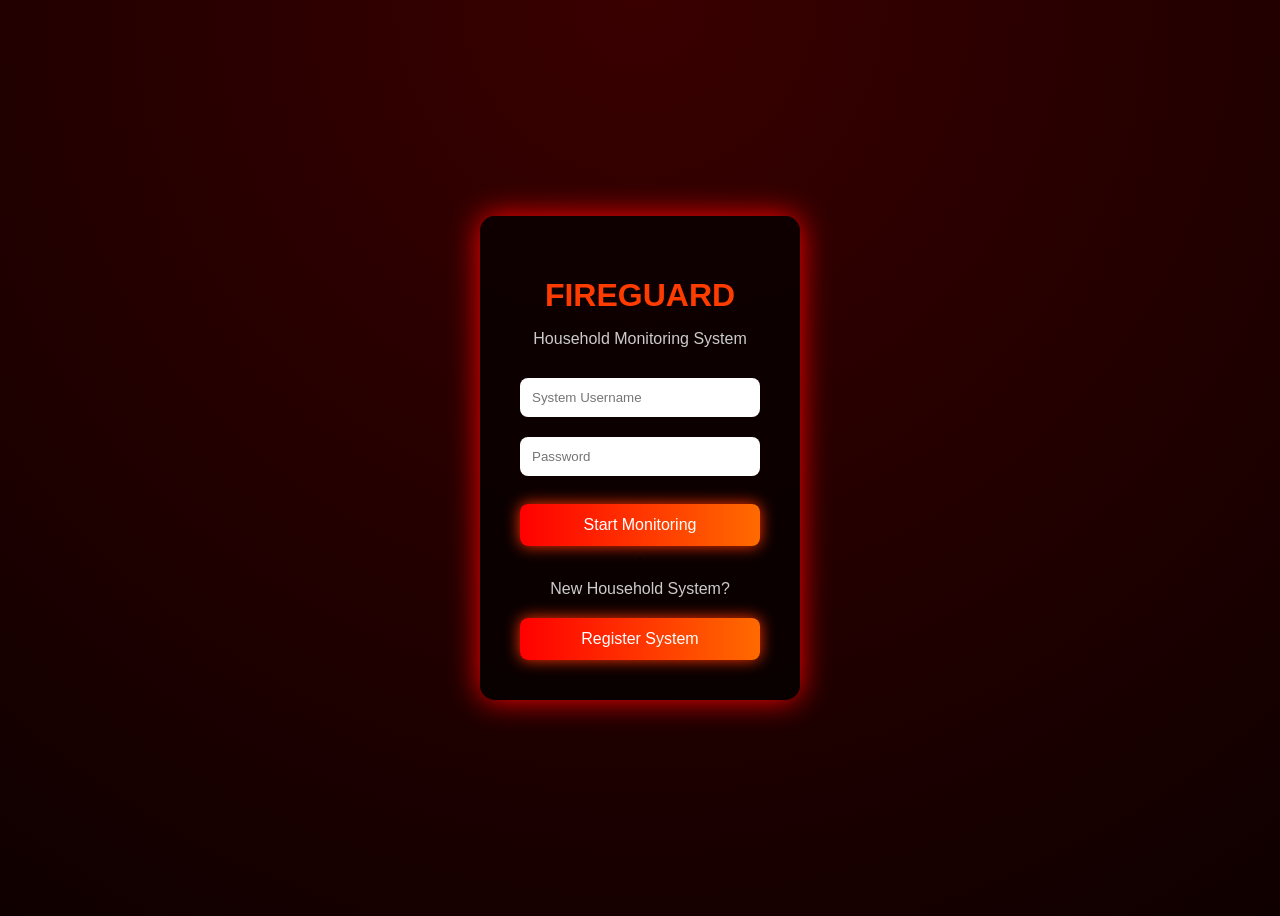
<file: index.html>
<!DOCTYPE html>
<html lang="en">
<head>
    <meta charset="UTF-8">
    <title>FIREGUARD Monitoring</title>
    <link rel="stylesheet" href="style.css">
</head>
<body class="login-body">

    <div class="login-container">
        <h1>FIREGUARD</h1>
        <p class="subtitle">Household Monitoring System</p>

     <input type="text" id="username" placeholder="System Username">
<input type="password" id="password" placeholder="Password">

<p id="error" style="color:red; display:none; margin-top:10px;">
    ❌ Invalid username or password.

</p>
        .

        <button onclick="login()">Start Monitoring</button>

        .
         <p class="subtitle">New Household System?</p>
    
        <button onclick="Register()">Register System

        </button>
    </div>

    <script>
function login() {

    // USERS with PASSWORD + DASHBOARD PAGE
    const users = {
        "admin": {
            password: "jem",
            dashboard: "dashboard.html"
        },
        "admin2": {
            password: "jra",
            dashboard: "jradashboard.html"
        },
        "admin3": {
            password: "jay",
            dashboard: "jaydashboard.html"
        },
        "admin4": {
            password: "bry",
            dashboard: "brydashboard.html"
        }
}

    const username = document.getElementById("username").value;
    const password = document.getElementById("password").value;
    const errorMsg = document.getElementById("error");

    // Check if user exists
    if (users[username] && users[username].password === password) {
        // Redirect to that user's dashboard
        window.location.href = users[username].dashboard
    } else {
        errorMsg.style.display = "block"
    }
}
        
        function Register() {
            // Simple redirect (no backend yet)
            window.location.href = "register.html";
        }
    </script>




</body>
</html>
</file>
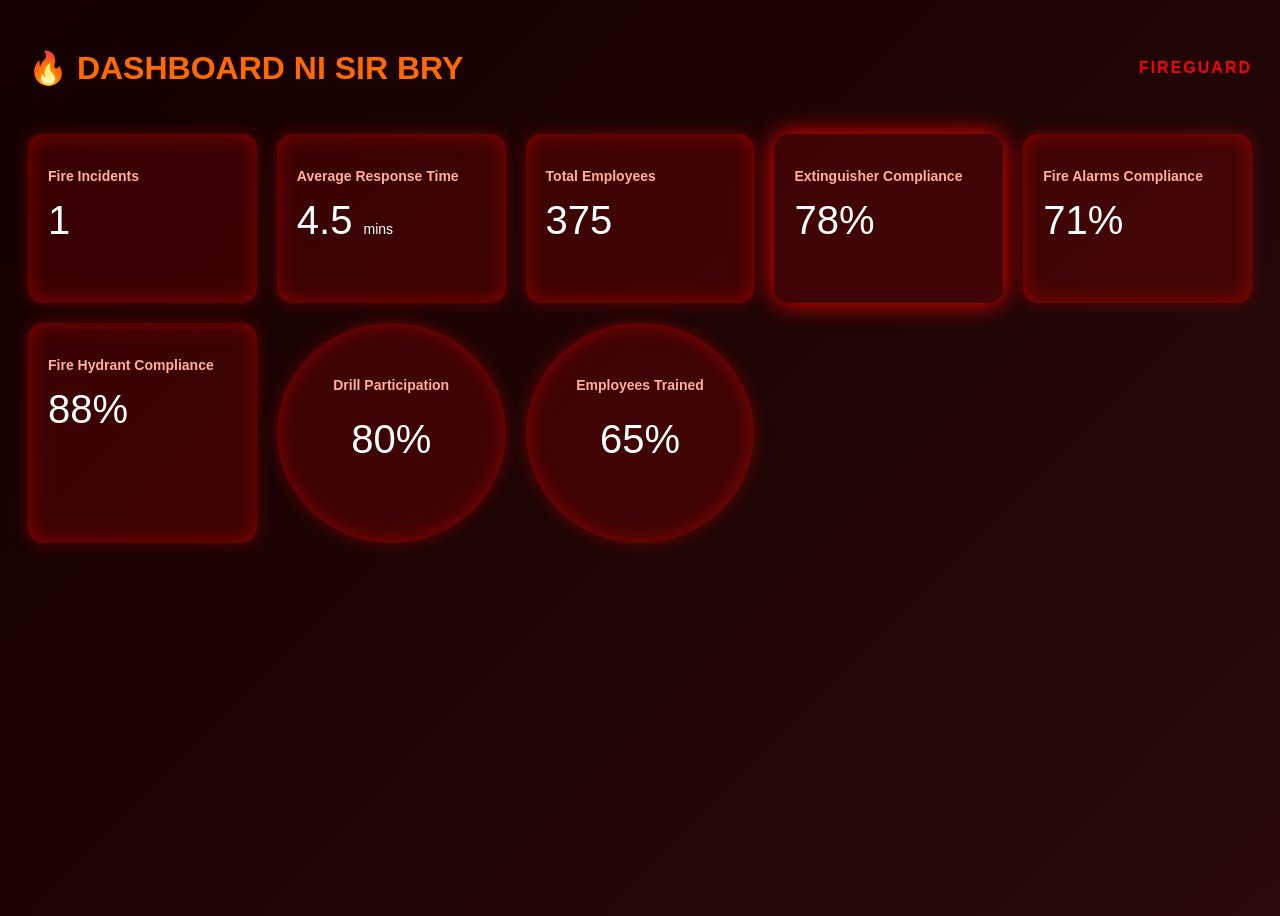
<file: brydashboard.html>
<!DOCTYPE html>
<html lang="en">
<head>
    <meta charset="UTF-8">
    <title>FIREGUARD Dashboard</title>
    <link rel="stylesheet" href="style.css">
</head>
<body class="dashboard-body">

    <header class="dashboard-header">
        <h1>🔥 DASHBOARD NI SIR BRY</h1>
        <span class="logo">FIREGUARD</span>
    </header>

    <section class="dashboard-grid">

        <div class="card">
            <h3>Fire Incidents</h3>
            <p class="big-number">1</p>
        </div>

        <div class="card">
            <h3>Average Response Time</h3>
            <p class="big-number">4.5 <span>mins</span></p>
        </div>

        <div class="card">
            <h3>Total Employees</h3>
            <p class="big-number">375</p>
        </div>

        <div class="card neon">
            <h3>Extinguisher Compliance</h3>
            <p class="big-number">78%</p>
        </div>

        <div class="card">
            <h3>Fire Alarms Compliance</h3>
            <p class="big-number">71%</p>
        </div>

        <div class="card">
            <h3>Fire Hydrant Compliance</h3>
            <p class="big-number">88%</p>
        </div>

        <div class="card circle">
            <h3>Drill Participation</h3>
            <p class="big-number">80%</p>
        </div>

        <div class="card circle">
            <h3>Employees Trained</h3>
            <p class="big-number">65%</p>
        </div>

    </section>

</body>
</html>
</file>
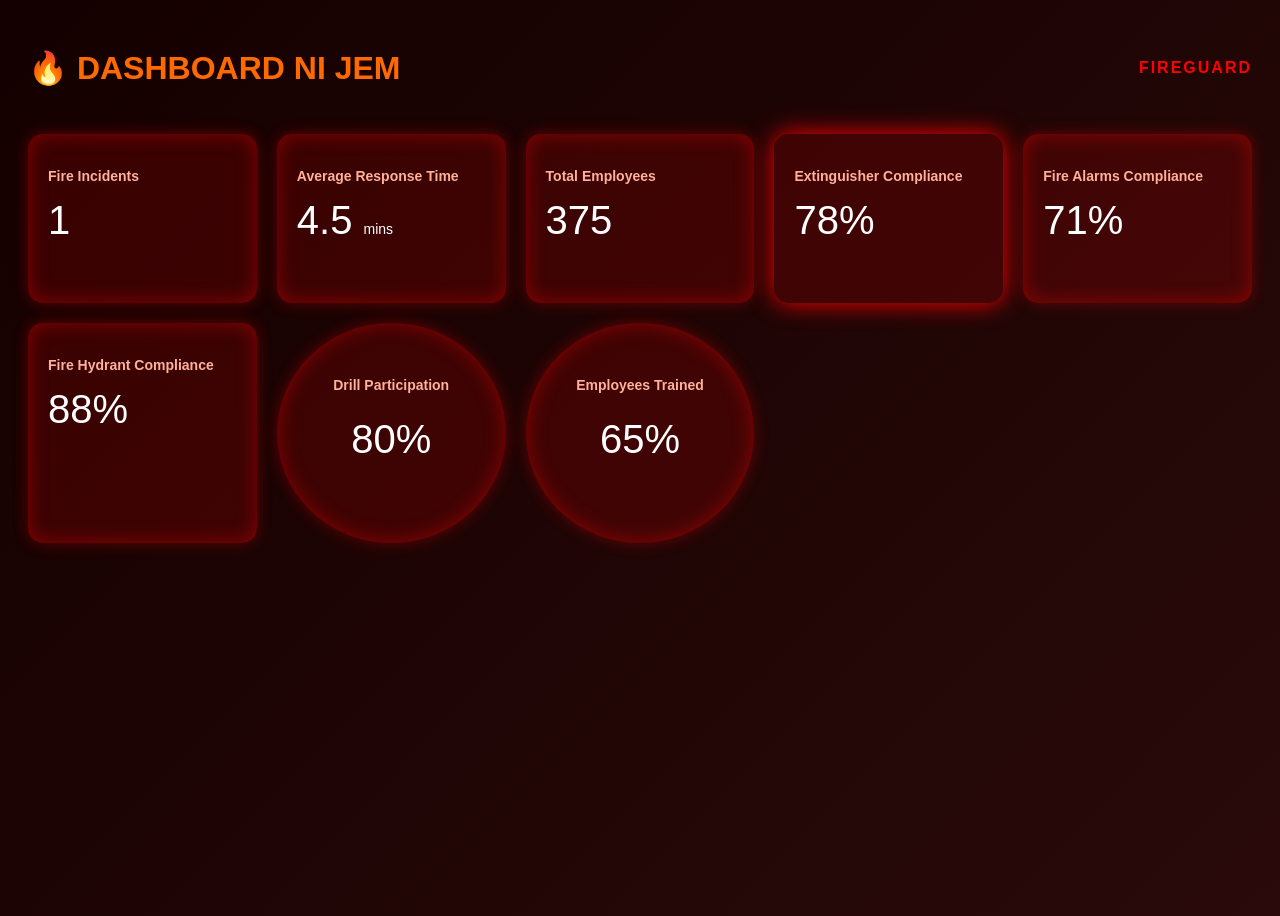
<file: dashboard.html>
<!DOCTYPE html>
<html lang="en">
<head>
    <meta charset="UTF-8">
    <title>FIREGUARD Dashboard</title>
    <link rel="stylesheet" href="style.css">
</head>
<body class="dashboard-body">

    <header class="dashboard-header">
        <h1>🔥 DASHBOARD NI JEM</h1>
        <span class="logo">FIREGUARD</span>
    </header>

    <section class="dashboard-grid">

        <div class="card">
            <h3>Fire Incidents</h3>
            <p class="big-number">1</p>
        </div>

        <div class="card">
            <h3>Average Response Time</h3>
            <p class="big-number">4.5 <span>mins</span></p>
        </div>

        <div class="card">
            <h3>Total Employees</h3>
            <p class="big-number">375</p>
        </div>

        <div class="card neon">
            <h3>Extinguisher Compliance</h3>
            <p class="big-number">78%</p>
        </div>

        <div class="card">
            <h3>Fire Alarms Compliance</h3>
            <p class="big-number">71%</p>
        </div>

        <div class="card">
            <h3>Fire Hydrant Compliance</h3>
            <p class="big-number">88%</p>
        </div>

        <div class="card circle">
            <h3>Drill Participation</h3>
            <p class="big-number">80%</p>
        </div>

        <div class="card circle">
            <h3>Employees Trained</h3>
            <p class="big-number">65%</p>
        </div>

    </section>

</body>
</html>
</file>
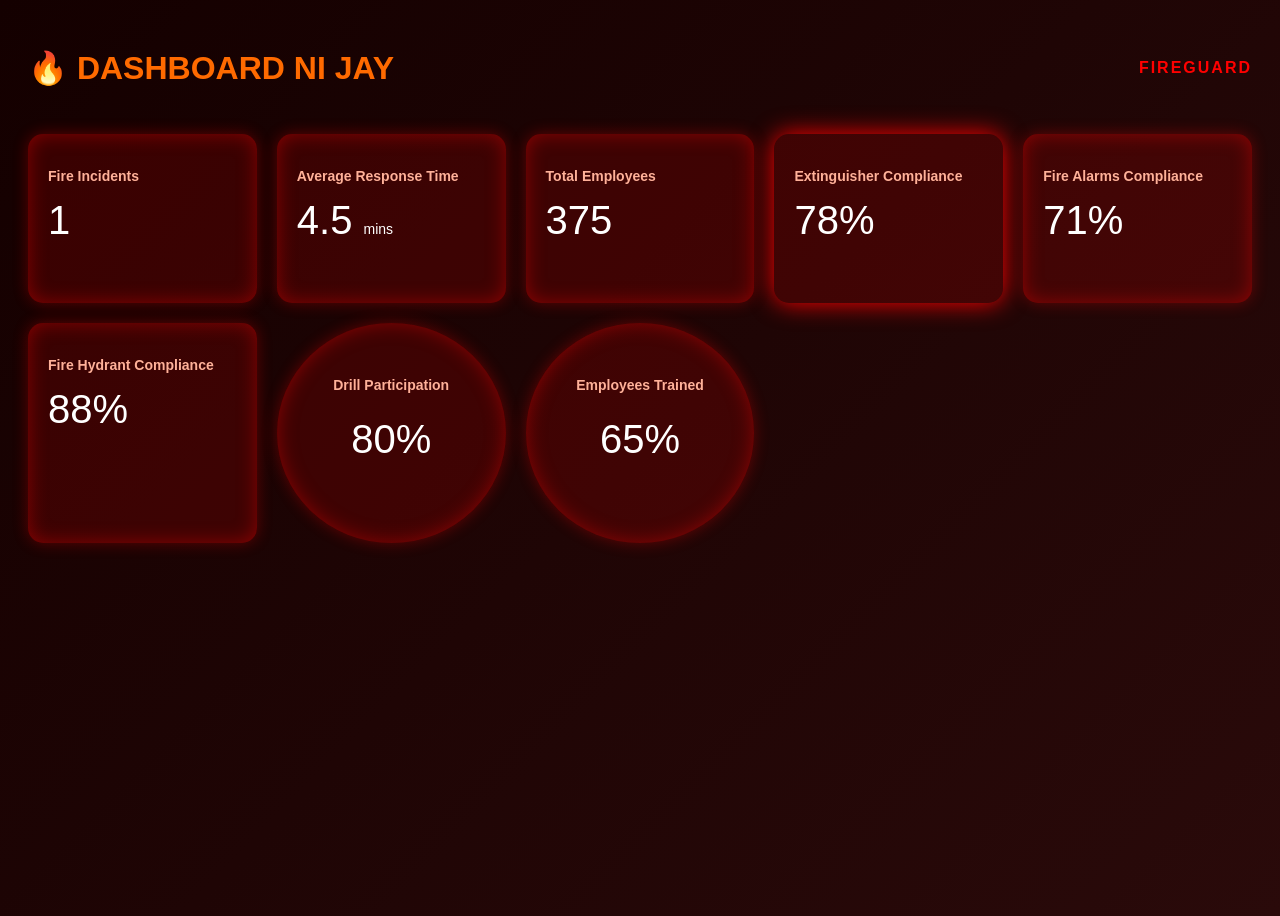
<file: jaydashboard.html>
<!DOCTYPE html>
<html lang="en">
<head>
    <meta charset="UTF-8">
    <title>FIREGUARD Dashboard</title>
    <link rel="stylesheet" href="style.css">
</head>
<body class="dashboard-body">

    <header class="dashboard-header">
        <h1>🔥 DASHBOARD NI JAY</h1>
        <span class="logo">FIREGUARD</span>
    </header>

    <section class="dashboard-grid">

        <div class="card">
            <h3>Fire Incidents</h3>
            <p class="big-number">1</p>
        </div>

        <div class="card">
            <h3>Average Response Time</h3>
            <p class="big-number">4.5 <span>mins</span></p>
        </div>

        <div class="card">
            <h3>Total Employees</h3>
            <p class="big-number">375</p>
        </div>

        <div class="card neon">
            <h3>Extinguisher Compliance</h3>
            <p class="big-number">78%</p>
        </div>

        <div class="card">
            <h3>Fire Alarms Compliance</h3>
            <p class="big-number">71%</p>
        </div>

        <div class="card">
            <h3>Fire Hydrant Compliance</h3>
            <p class="big-number">88%</p>
        </div>

        <div class="card circle">
            <h3>Drill Participation</h3>
            <p class="big-number">80%</p>
        </div>

        <div class="card circle">
            <h3>Employees Trained</h3>
            <p class="big-number">65%</p>
        </div>

    </section>

</body>
</html>
</file>
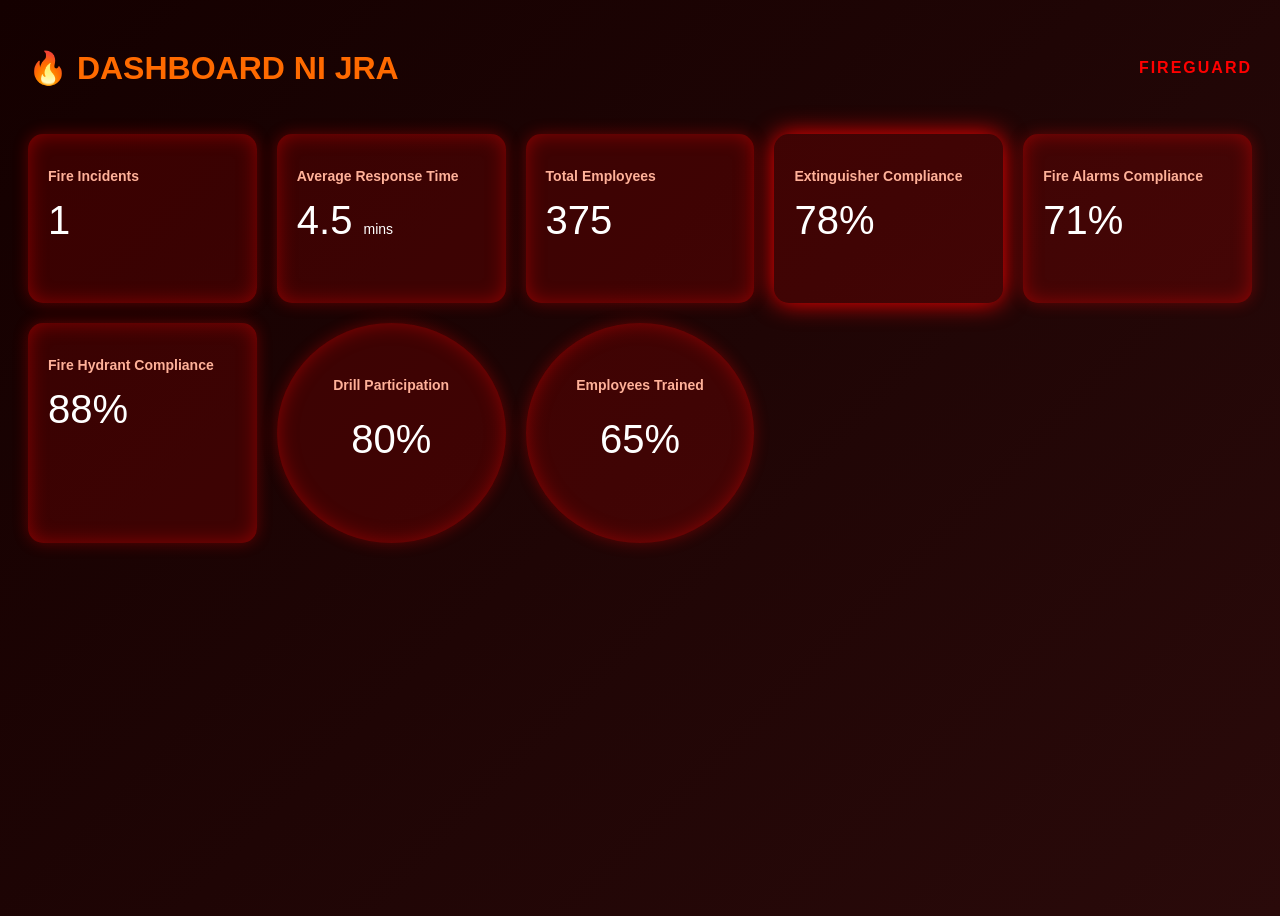
<file: jradashboard.html>
<!DOCTYPE html>
<html lang="en">
<head>
    <meta charset="UTF-8">
    <title>FIREGUARD Dashboard</title>
    <link rel="stylesheet" href="style.css">
</head>
<body class="dashboard-body">

    <header class="dashboard-header">
        <h1>🔥 DASHBOARD NI JRA</h1>
        <span class="logo">FIREGUARD</span>
    </header>

    <section class="dashboard-grid">

        <div class="card">
            <h3>Fire Incidents</h3>
            <p class="big-number">1</p>
        </div>

        <div class="card">
            <h3>Average Response Time</h3>
            <p class="big-number">4.5 <span>mins</span></p>
        </div>

        <div class="card">
            <h3>Total Employees</h3>
            <p class="big-number">375</p>
        </div>

        <div class="card neon">
            <h3>Extinguisher Compliance</h3>
            <p class="big-number">78%</p>
        </div>

        <div class="card">
            <h3>Fire Alarms Compliance</h3>
            <p class="big-number">71%</p>
        </div>

        <div class="card">
            <h3>Fire Hydrant Compliance</h3>
            <p class="big-number">88%</p>
        </div>

        <div class="card circle">
            <h3>Drill Participation</h3>
            <p class="big-number">80%</p>
        </div>

        <div class="card circle">
            <h3>Employees Trained</h3>
            <p class="big-number">65%</p>
        </div>

    </section>

</body>
</html>
</file>
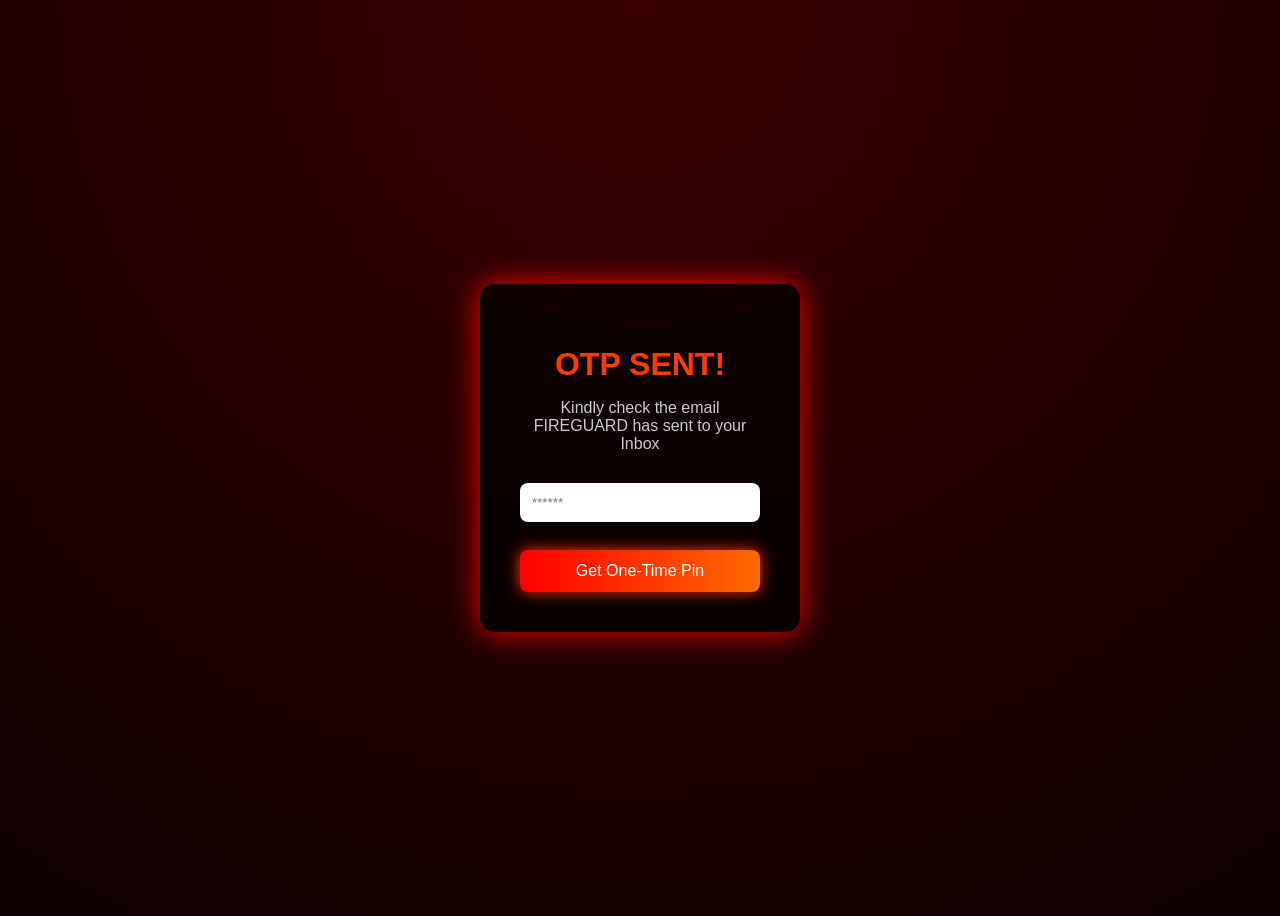
<file: OTP.html>
<!DOCTYPE html>
<html lang="en">
<head>
    <meta charset="UTF-8">
    <title>One-Time Pin Sent!</title>
    <link rel="stylesheet" href="style.css">
</head>
<body class="login-body">

    <div class="login-container">
        <h1>OTP SENT!</h1>
        <p class="subtitle">Kindly check the email FIREGUARD has sent to your Inbox</p>

        <input type="text" placeholder="******">

        .

        <button onclick="OTP()">Get One-Time Pin</button>

        </button>
    </div>

    <script>
        function OTP() {
            // Simple redirect (no backend yet)
            window.location.href = "OTP.html";
        }
    </script>

</body>
</html>
</file>
<file: style.css>
* {
    box-sizing: border-box;
    font-family: 'Segoe UI', sans-serif;
}

/* ===== LOGIN ===== */
.login-body {
    background: radial-gradient(circle at top, #3a0000, #0f0000);
    height: 100vh;
    display: flex;
    justify-content: center;
    align-items: center;
}

.login-container {
    background: rgba(0,0,0,0.7);
    padding: 40px;
    border-radius: 15px;
    text-align: center;
    box-shadow: 0 0 30px red;
    width: 320px;
}

.login-container h1 {
    color: #ff3c00;
    margin-bottom: 5px;
}

.subtitle {
    color: #ccc;
    margin-bottom: 20px;
}

input {
    width: 100%;
    padding: 12px;
    margin: 10px 0;
    border: none;
    border-radius: 8px;
}

button {
    width: 100%;
    padding: 12px;
    background: linear-gradient(90deg, #ff0000, #ff6a00);
    border: none;
    color: white;
    font-size: 16px;
    border-radius: 8px;
    cursor: pointer;
    box-shadow: 0 0 15px #ff3300;
}

button:hover {
    transform: scale(1.05);
}

/* ===== DASHBOARD ===== */
.dashboard-body {
    background: linear-gradient(135deg, #140000, #2a0a0a);
    color: white;
    min-height: 100vh;
    padding: 20px;
}

.dashboard-header {
    display: flex;
    justify-content: space-between;
    align-items: center;
    margin-bottom: 25px;
}

.dashboard-header h1 {
    color: #ff6a00;
}

.logo {
    color: #ff0000;
    font-weight: bold;
    letter-spacing: 2px;
}

/* GRID */
.dashboard-grid {
    display: grid;
    grid-template-columns: repeat(auto-fit, minmax(220px, 1fr));
    gap: 20px;
}

/* CARDS */
.card {
    background: rgba(255, 0, 0, 0.15);
    padding: 20px;
    border-radius: 15px;
    box-shadow: inset 0 0 20px rgba(255,0,0,0.4),
                0 0 15px rgba(255,0,0,0.3);
}

.card h3 {
    font-size: 14px;
    color: #ffb199;
}

.big-number {
    font-size: 40px;
    margin-top: 10px;
}

.big-number span {
    font-size: 14px;
}

/* NEON EFFECT */
.neon {
    box-shadow: 0 0 25px #ff0000;
}

/* CIRCLE STYLE */
.circle {
    text-align: center;
    border-radius: 50%;
    height: 220px;
    display: flex;
    flex-direction: column;
    justify-content: center;
}
</file>
